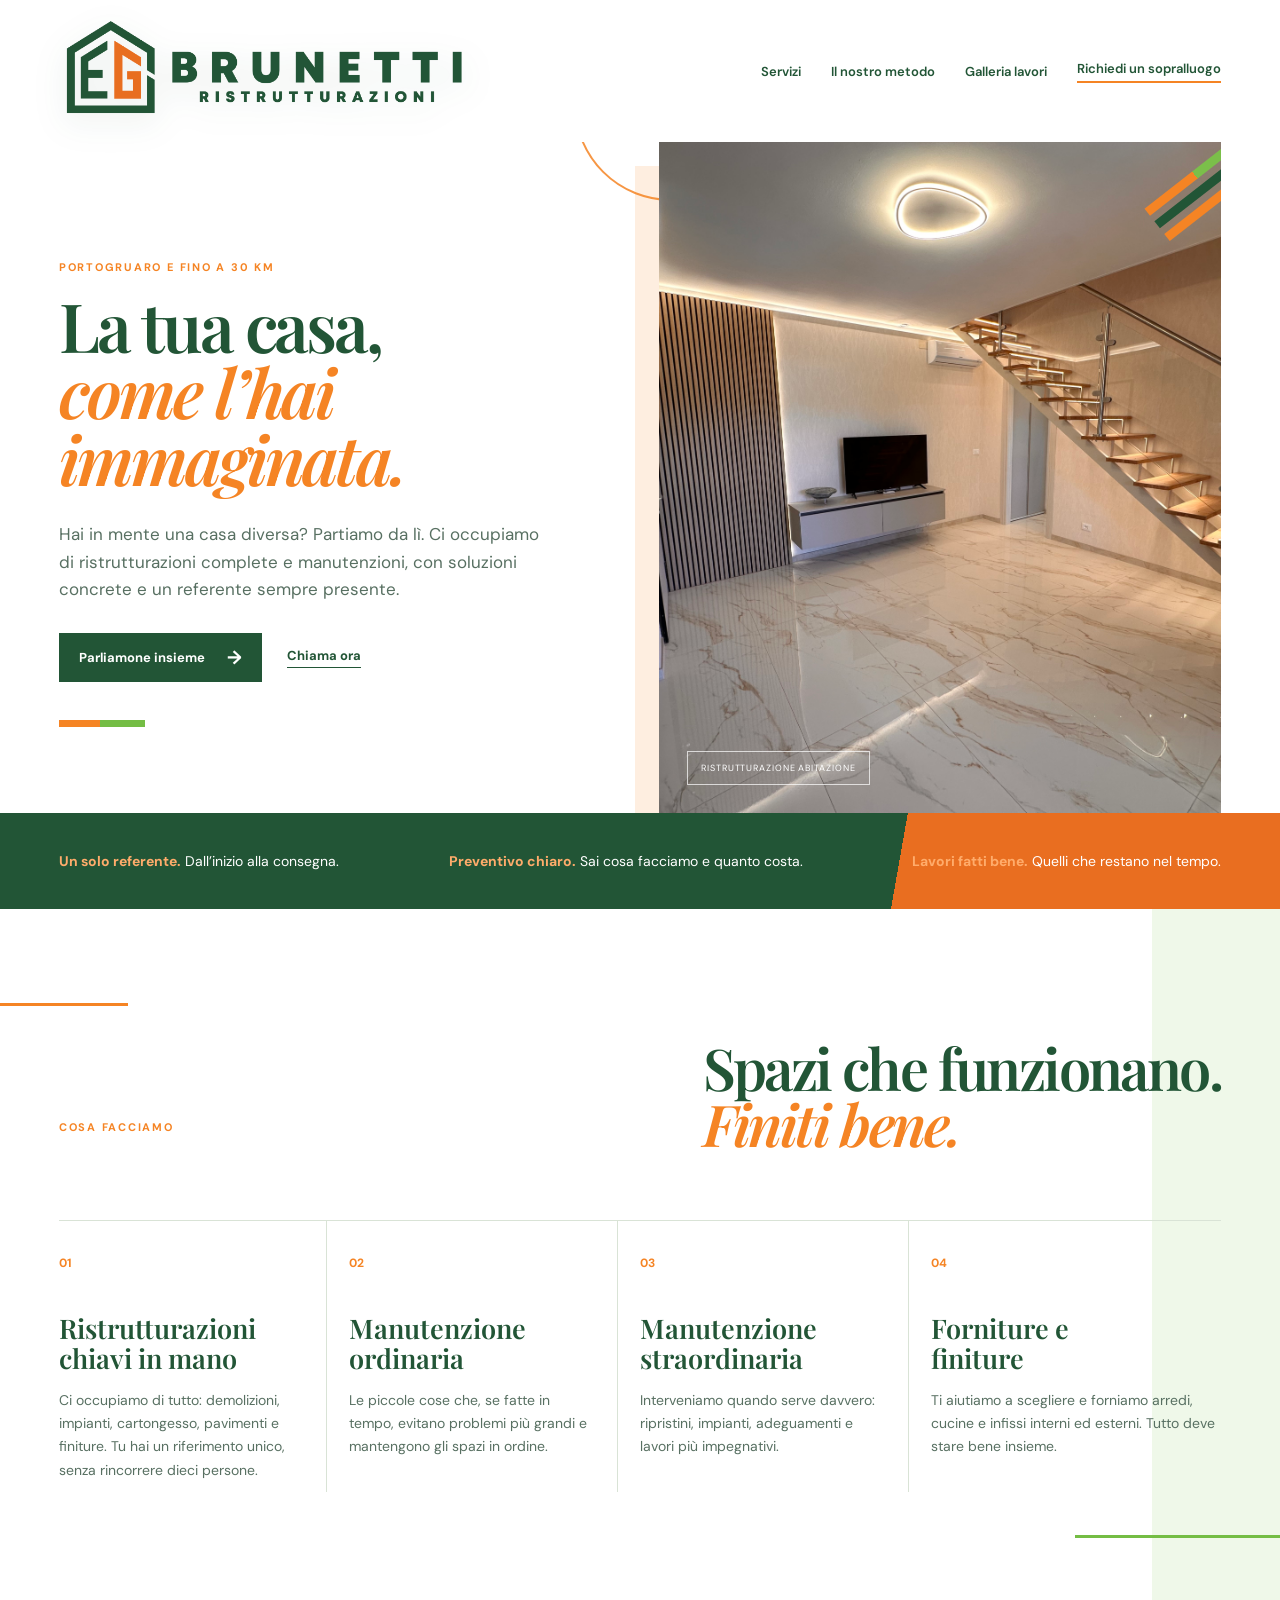
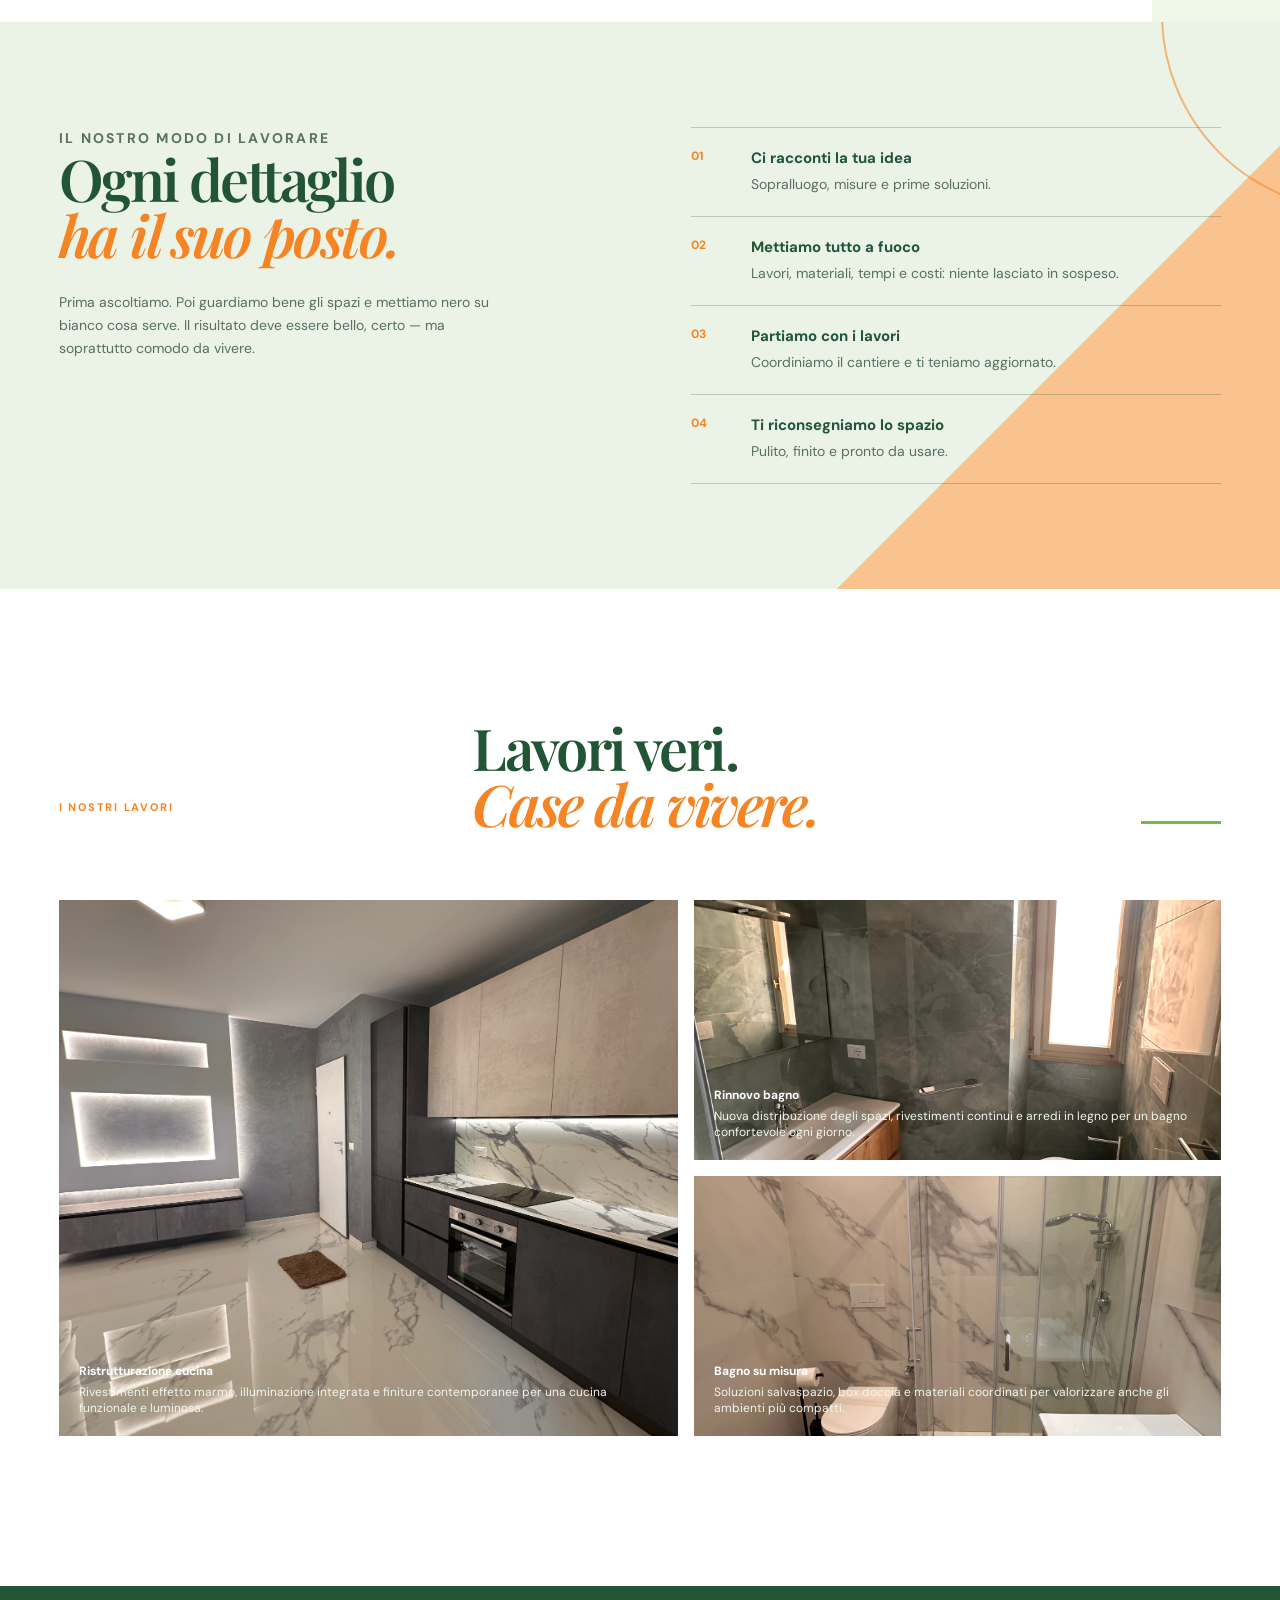
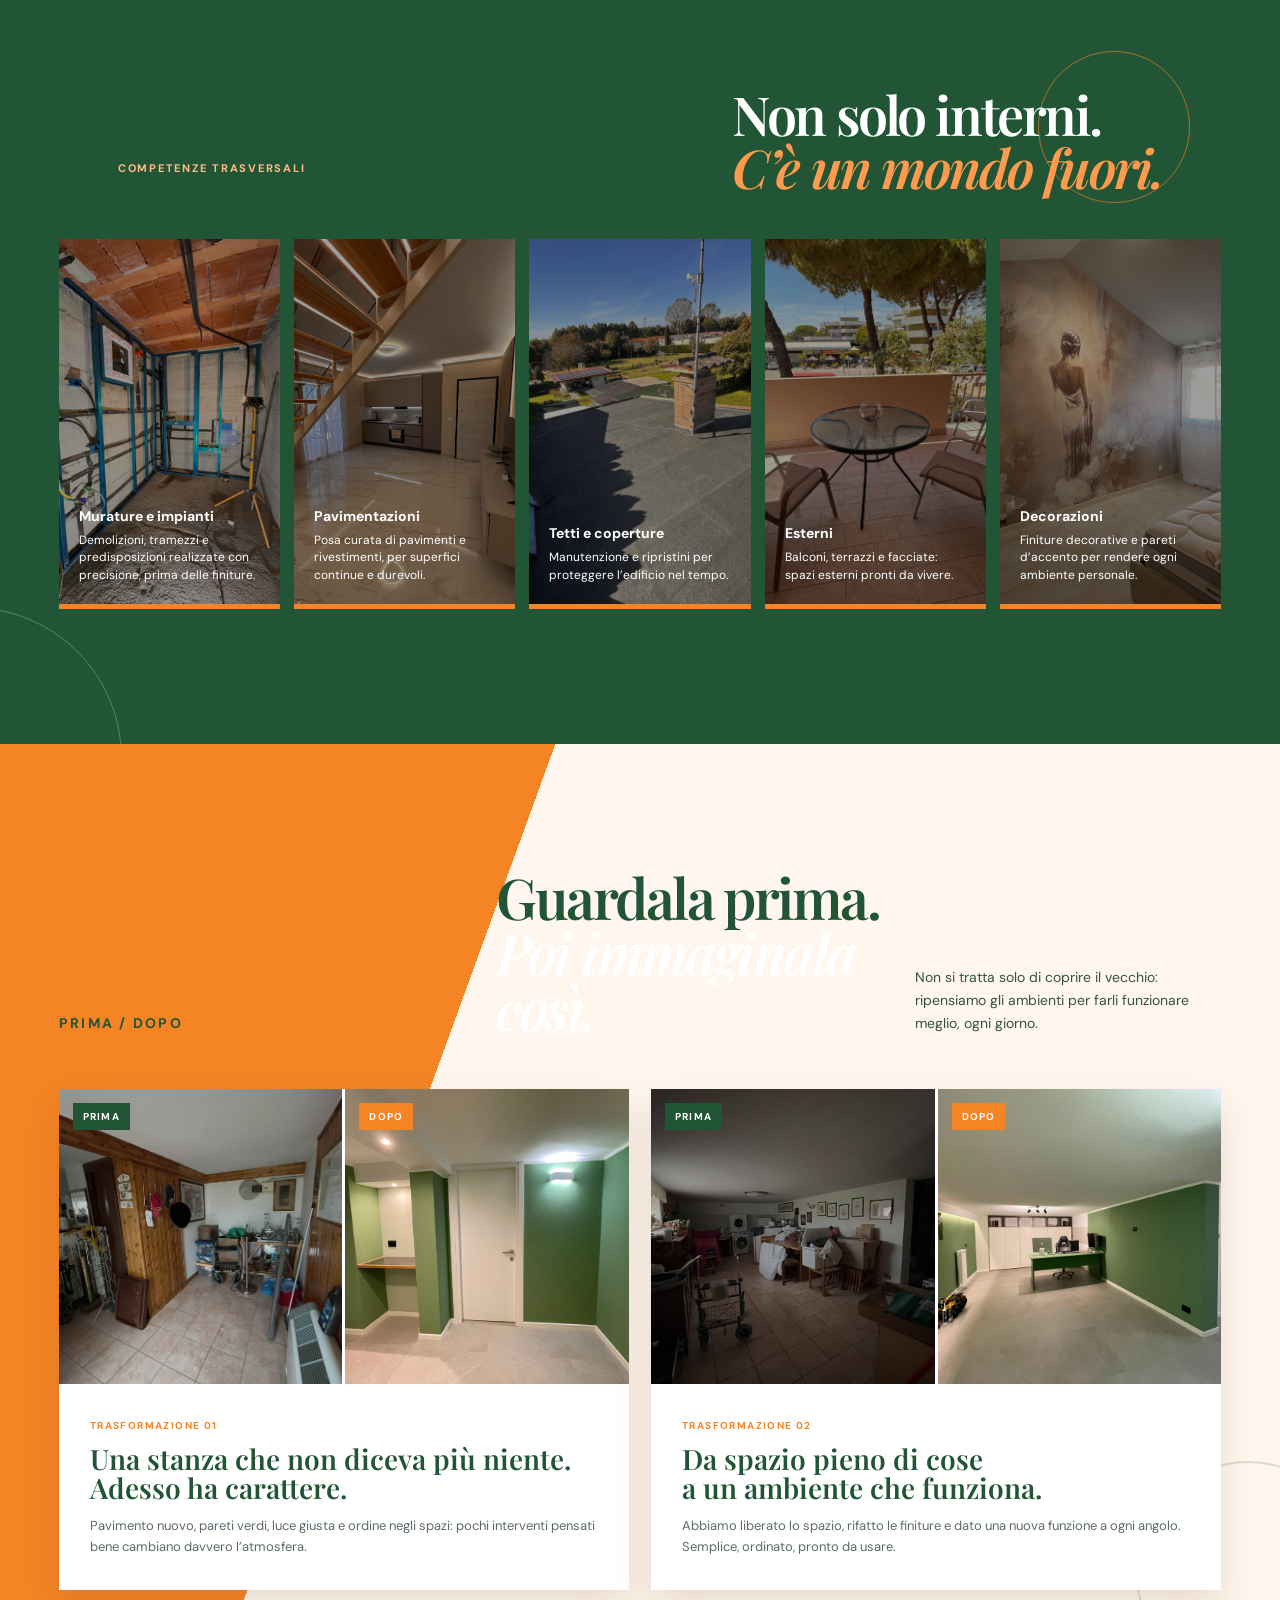
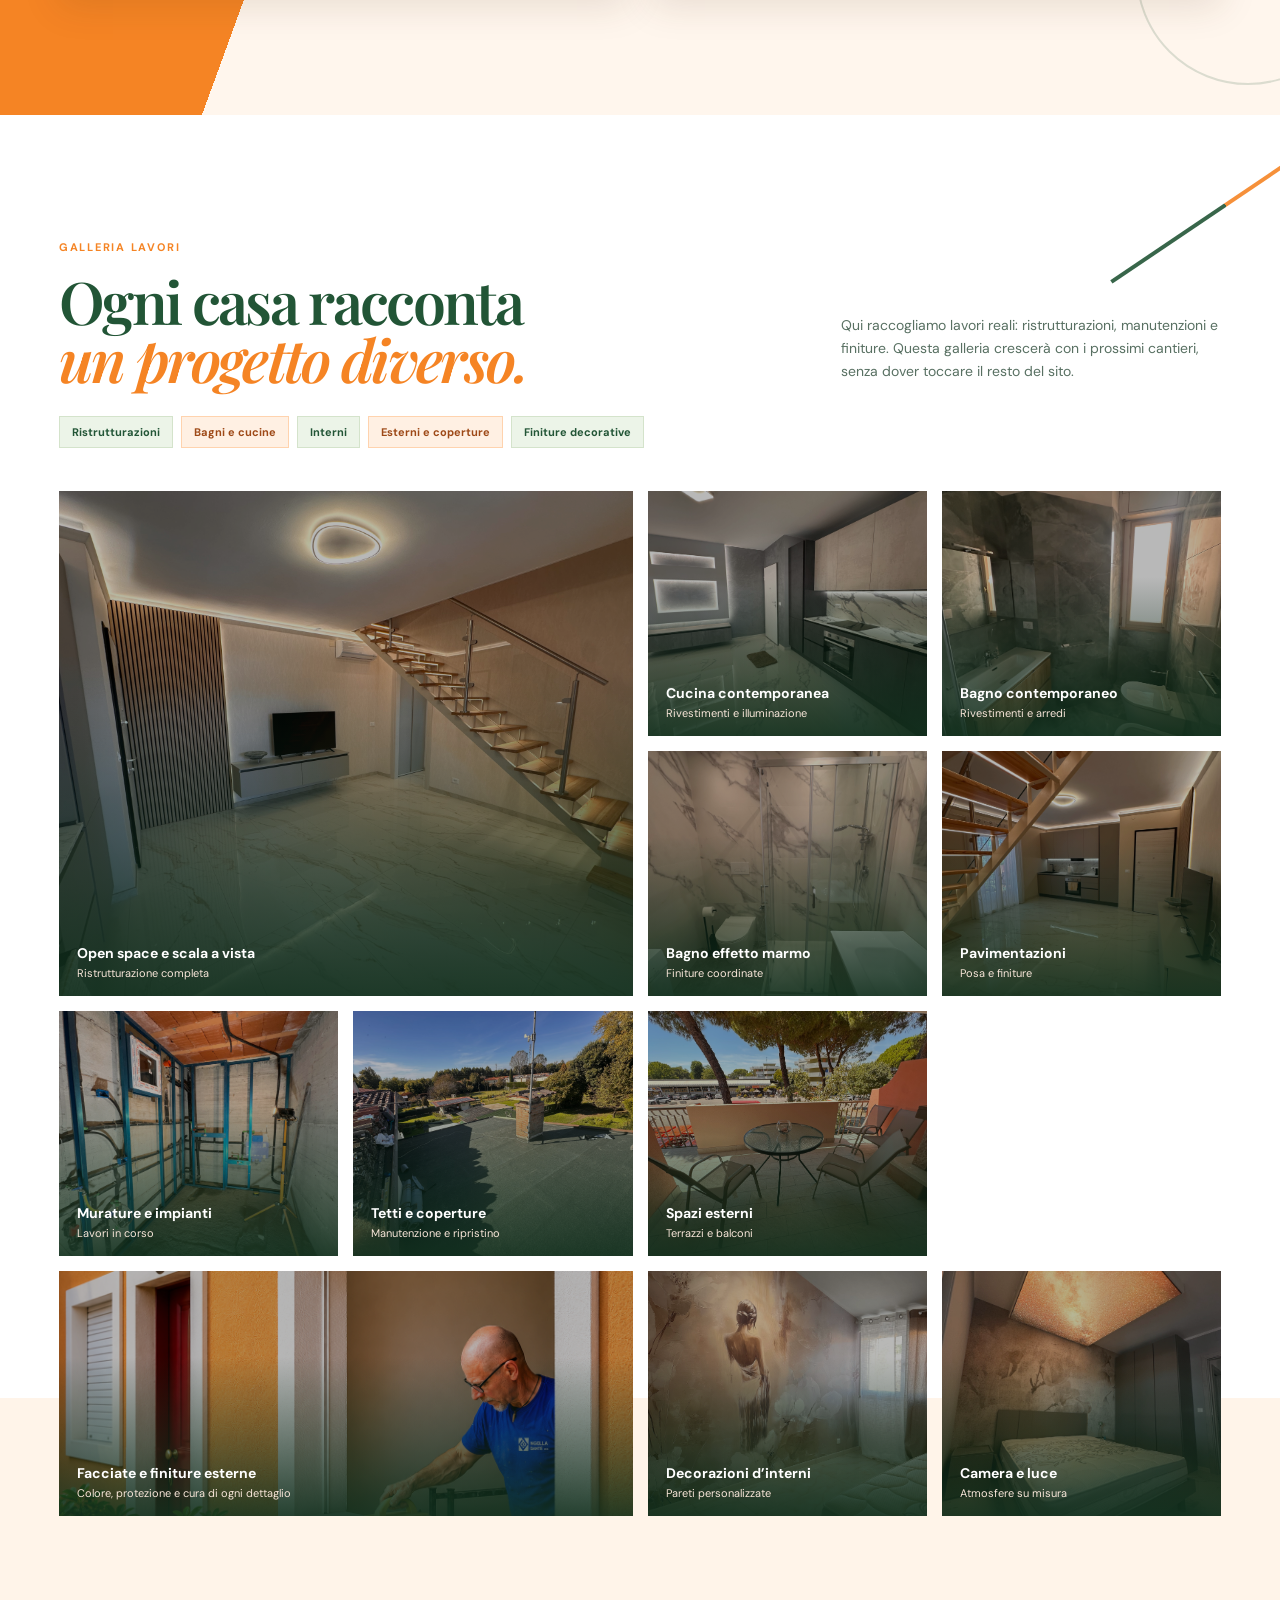
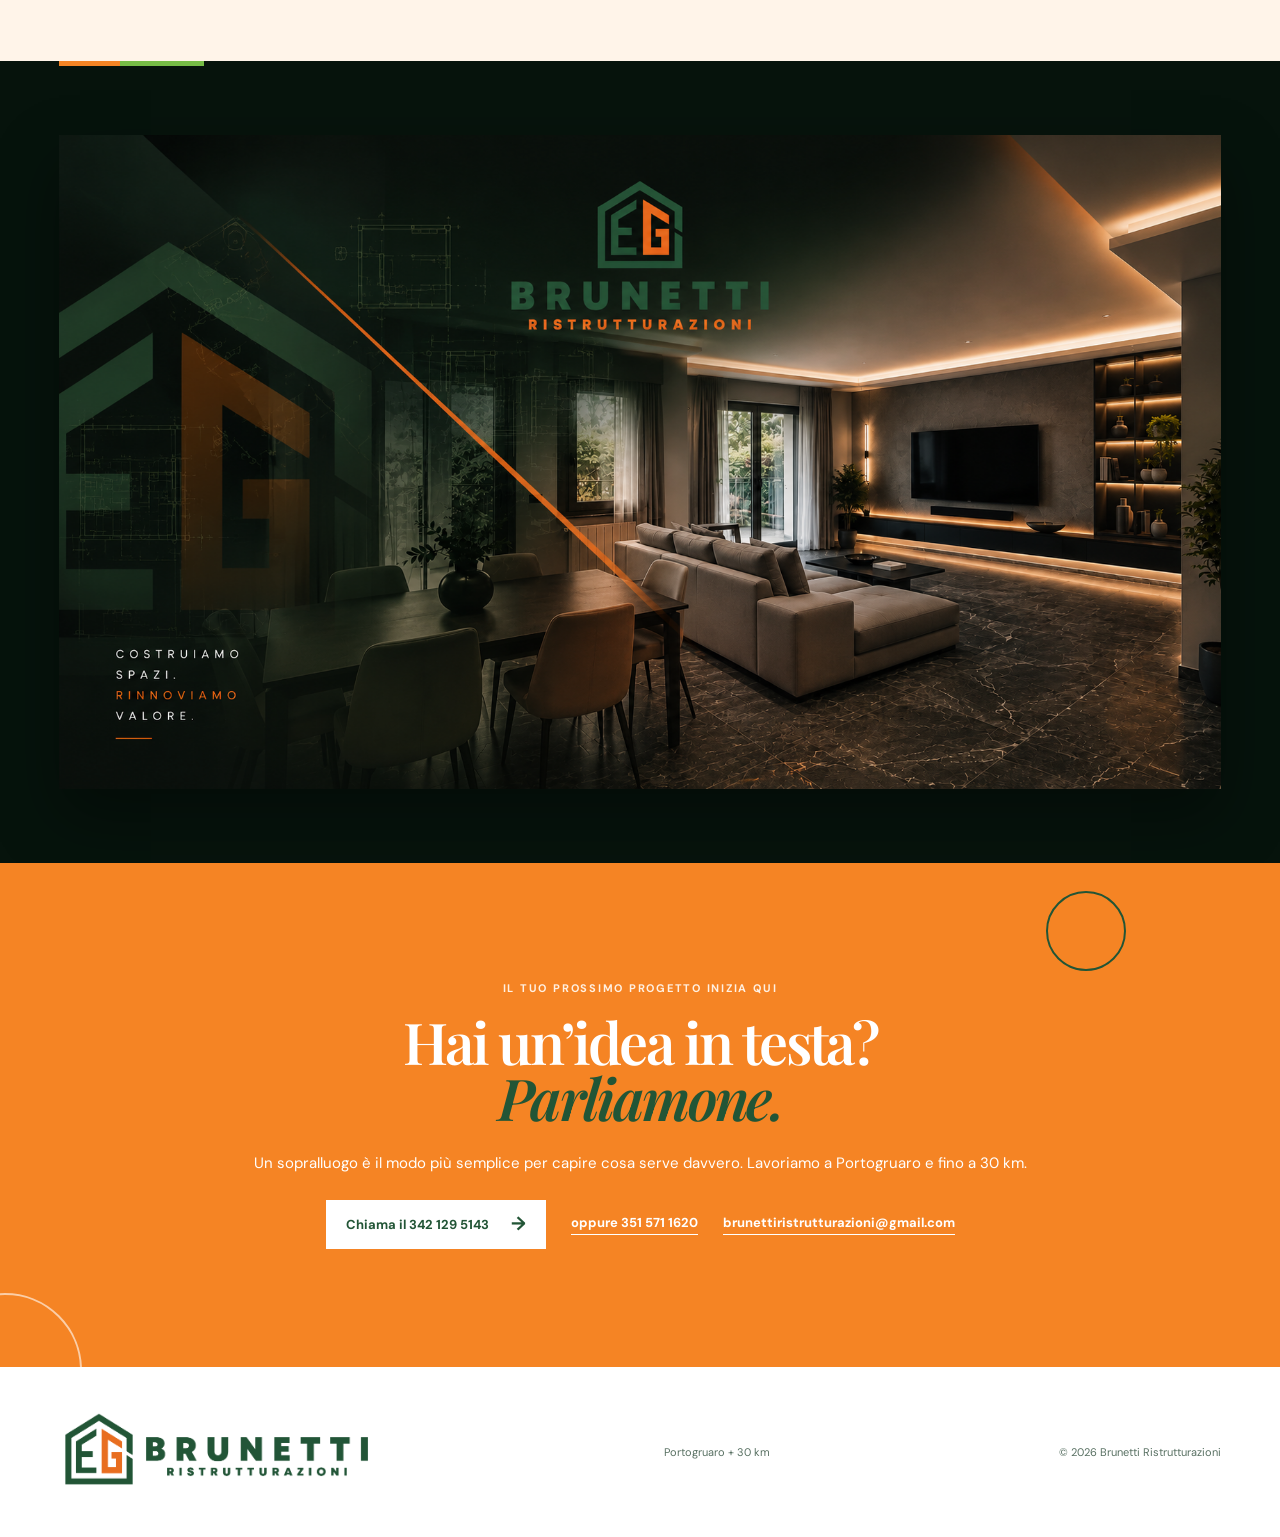
<file: index.html>
<!doctype html>
<html lang="it">
<head>
  <meta charset="UTF-8" />
  <meta name="viewport" content="width=device-width, initial-scale=1.0" />
  <meta name="description" content="Brunetti Ristrutturazioni: ristrutturazioni chiavi in mano e manutenzioni a Portogruaro e entro 30 km." />
  <title>Brunetti Ristrutturazioni | Portogruaro</title>
  <link rel="preconnect" href="https://fonts.googleapis.com" />
  <link rel="preconnect" href="https://fonts.gstatic.com" crossorigin />
  <link href="https://fonts.googleapis.com/css2?family=DM+Sans:wght@400;500;600;700&family=Playfair+Display:wght@600;700&display=swap" rel="stylesheet" />
  <link rel="stylesheet" href="style.css" />
  <link rel="stylesheet" href="motion.css?v=2" />
  <link rel="stylesheet" href="portfolio.css?v=4" />
  <link rel="stylesheet" href="before-after.css?v=1" />
  <link rel="stylesheet" href="wow.css?v=1" />
</head>
<body>
  <header class="site-header">
    <a class="brand" href="#top" aria-label="Brunetti Ristrutturazioni, home"><img src="images/logo-brunetti-2026.png?v=1" alt="Brunetti Ristrutturazioni" /></a>
    <button class="menu-toggle" aria-label="Apri il menu" aria-expanded="false">☰</button>
    <nav><a href="#servizi">Servizi</a><a href="#metodo">Il nostro metodo</a><a href="#galleria">Galleria lavori</a><a class="nav-cta" href="#contatti">Richiedi un sopralluogo</a></nav>
  </header>

  <main id="top">
    <section class="hero">
      <div class="hero-copy">
        <p class="eyebrow">PORTOGRUARO E FINO A 30 KM</p>
        <h1>La tua casa,<br><em>come l’hai immaginata.</em></h1>
        <p class="intro">Hai in mente una casa diversa? Partiamo da lì. Ci occupiamo di ristrutturazioni complete e manutenzioni, con soluzioni concrete e un referente sempre presente.</p>
        <div class="hero-actions"><a class="button" href="#contatti">Parliamone insieme <span>→</span></a><a class="text-link" href="tel:+393421295143">Chiama ora</a></div>
      </div>
      <div class="hero-visual" aria-label="Ambiente ristrutturato con scala, illuminazione integrata e finiture contemporanee" style="position:relative;overflow:hidden"><img src="images/hero-ristrutturazione.jpeg?v=3" alt="Ristrutturazione di un soggiorno con scala e illuminazione integrata" style="position:absolute;inset:0;width:100%;height:100%;object-fit:cover;z-index:0" /><div class="visual-label" style="position:relative;z-index:1">Ristrutturazione abitazione</div></div>
    </section>

    <section class="trust-strip" aria-label="Punti di forza"><p><strong>Un solo referente.</strong> Dall’inizio alla consegna.</p><p><strong>Preventivo chiaro.</strong> Sai cosa facciamo e quanto costa.</p><p><strong>Lavori fatti bene.</strong> Quelli che restano nel tempo.</p></section>

    <section id="servizi" class="section services">
      <div class="section-heading"><p class="eyebrow">COSA FACCIAMO</p><h2>Spazi che funzionano.<br><em>Finiti bene.</em></h2></div>
      <div class="service-list service-list-supplies">
        <article><span>01</span><h3>Ristrutturazioni<br>chiavi in mano</h3><p>Ci occupiamo di tutto: demolizioni, impianti, cartongesso, pavimenti e finiture. Tu hai un riferimento unico, senza rincorrere dieci persone.</p></article>
        <article><span>02</span><h3>Manutenzione<br>ordinaria</h3><p>Le piccole cose che, se fatte in tempo, evitano problemi più grandi e mantengono gli spazi in ordine.</p></article>
        <article><span>03</span><h3>Manutenzione<br>straordinaria</h3><p>Interveniamo quando serve davvero: ripristini, impianti, adeguamenti e lavori più impegnativi.</p></article>
        <article><span>04</span><h3>Forniture e<br>finiture</h3><p>Ti aiutiamo a scegliere e forniamo arredi, cucine e infissi interni ed esterni. Tutto deve stare bene insieme.</p></article>
      </div>
    </section>

    <section id="metodo" class="method-section">
      <div class="method-copy"><p class="eyebrow">IL NOSTRO MODO DI LAVORARE</p><h2>Ogni dettaglio<br><em>ha il suo posto.</em></h2><p>Prima ascoltiamo. Poi guardiamo bene gli spazi e mettiamo nero su bianco cosa serve. Il risultato deve essere bello, certo — ma soprattutto comodo da vivere.</p></div>
      <ol class="steps"><li><b>01</b><div><h3>Ci racconti la tua idea</h3><p>Sopralluogo, misure e prime soluzioni.</p></div></li><li><b>02</b><div><h3>Mettiamo tutto a fuoco</h3><p>Lavori, materiali, tempi e costi: niente lasciato in sospeso.</p></div></li><li><b>03</b><div><h3>Partiamo con i lavori</h3><p>Coordiniamo il cantiere e ti teniamo aggiornato.</p></div></li><li><b>04</b><div><h3>Ti riconsegniamo lo spazio</h3><p>Pulito, finito e pronto da usare.</p></div></li></ol>
    </section>

    <section id="lavori" class="section work">
      <div class="section-heading"><p class="eyebrow">I NOSTRI LAVORI</p><h2>Lavori veri.<br><em>Case da vivere.</em></h2></div>
      <div class="gallery">
        <article class="project project-one"><img src="images/cucina-illuminazione.jpeg?v=3" alt="Cucina ristrutturata con illuminazione integrata" style="position:absolute;inset:0;width:100%;height:100%;object-fit:cover;z-index:0" /><span style="position:relative;z-index:1">Ristrutturazione cucina</span><p style="position:relative;z-index:1">Rivestimenti effetto marmo, illuminazione integrata e finiture contemporanee per una cucina funzionale e luminosa.</p></article>
        <article class="project project-two"><img src="images/bagno-verde.jpeg?v=3" alt="Bagno ristrutturato con rivestimenti verdi" style="position:absolute;inset:0;width:100%;height:100%;object-fit:cover;z-index:0" /><span style="position:relative;z-index:1">Rinnovo bagno</span><p style="position:relative;z-index:1">Nuova distribuzione degli spazi, rivestimenti continui e arredi in legno per un bagno confortevole ogni giorno.</p></article>
        <article class="project project-three"><img src="images/bagno-marmo.jpeg?v=3" alt="Bagno ristrutturato con finiture effetto marmo" style="position:absolute;inset:0;width:100%;height:100%;object-fit:cover;z-index:0" /><span style="position:relative;z-index:1">Bagno su misura</span><p style="position:relative;z-index:1">Soluzioni salvaspazio, box doccia e materiali coordinati per valorizzare anche gli ambienti più compatti.</p></article>
      </div>
    </section>

    <section class="portfolio-more" aria-label="Altri interventi realizzati">
      <div class="portfolio-more-heading"><p class="eyebrow">COMPETENZE TRASVERSALI</p><h2>Non solo interni.<br><em>C’è un mondo fuori.</em></h2></div>
      <div class="more-grid">
        <article class="more-card"><img src="images/murature-impianti.jpeg" alt="Lavori di muratura e predisposizione impianti" /><span>Murature e impianti</span><p>Demolizioni, tramezzi e predisposizioni realizzate con precisione, prima delle finiture.</p></article>
        <article class="more-card"><img src="images/pavimentazioni.jpeg" alt="Pavimentazione interna e illuminazione" /><span>Pavimentazioni</span><p>Posa curata di pavimenti e rivestimenti, per superfici continue e durevoli.</p></article>
        <article class="more-card"><img src="images/tetti.jpeg" alt="Intervento di manutenzione su un tetto" /><span>Tetti e coperture</span><p>Manutenzione e ripristini per proteggere l’edificio nel tempo.</p></article>
        <article class="more-card"><img src="images/esterni.jpeg" alt="Spazio esterno e terrazzo rinnovato" /><span>Esterni</span><p>Balconi, terrazzi e facciate: spazi esterni pronti da vivere.</p></article>
        <article class="more-card"><img src="images/decorazioni.jpeg" alt="Decorazione murale in una camera da letto" /><span>Decorazioni</span><p>Finiture decorative e pareti d’accento per rendere ogni ambiente personale.</p></article>
      </div>
    </section>

    <section class="before-after" aria-label="Trasformazioni prima e dopo">
      <div class="before-after-heading"><p class="eyebrow">PRIMA / DOPO</p><h2>Guardala prima.<br><em>Poi immaginala così.</em></h2><p>Non si tratta solo di coprire il vecchio: ripensiamo gli ambienti per farli funzionare meglio, ogni giorno.</p></div>
      <div class="transformation-grid">
        <article class="transformation">
          <div class="comparison">
            <figure><img src="images/prima-spazio-legno.jpg" alt="Ambiente prima della ristrutturazione" /><figcaption>Prima</figcaption></figure>
            <figure><img src="images/dopo-spazio-verde.jpg" alt="Ambiente rinnovato con finiture verdi" /><figcaption>Dopo</figcaption></figure>
          </div>
          <div class="transformation-copy"><span>TRASFORMAZIONE 01</span><h3>Una stanza che non diceva più niente.<br>Adesso ha carattere.</h3><p>Pavimento nuovo, pareti verdi, luce giusta e ordine negli spazi: pochi interventi pensati bene cambiano davvero l’atmosfera.</p></div>
        </article>
        <article class="transformation">
          <div class="comparison">
            <figure><img src="images/prima-spazio-ufficio.jpg" alt="Ambiente prima dell'intervento" /><figcaption>Prima</figcaption></figure>
            <figure><img src="images/dopo-spazio-ufficio.jpg" alt="Ufficio rinnovato dopo l'intervento" /><figcaption>Dopo</figcaption></figure>
          </div>
          <div class="transformation-copy"><span>TRASFORMAZIONE 02</span><h3>Da spazio pieno di cose<br>a un ambiente che funziona.</h3><p>Abbiamo liberato lo spazio, rifatto le finiture e dato una nuova funzione a ogni angolo. Semplice, ordinato, pronto da usare.</p></div>
        </article>
      </div>
    </section>

    <section id="galleria" class="full-portfolio">
      <div class="full-portfolio-intro">
        <div><p class="eyebrow">GALLERIA LAVORI</p><h2>Ogni casa racconta<br><em>un progetto diverso.</em></h2></div>
        <p>Qui raccogliamo lavori reali: ristrutturazioni, manutenzioni e finiture. Questa galleria crescerà con i prossimi cantieri, senza dover toccare il resto del sito.</p>
      </div>
      <div class="gallery-legend"><span>Ristrutturazioni</span><span>Bagni e cucine</span><span>Interni</span><span>Esterni e coperture</span><span>Finiture decorative</span></div>
      <div class="full-grid">
        <!-- Per aggiungere un nuovo lavoro, duplica uno dei blocchi “full-card” qui sotto. -->
        <article class="full-card card-large"><img src="images/hero-ristrutturazione.jpeg" alt="Ristrutturazione di soggiorno con scala a vista" /><div><b>Open space e scala a vista</b><p>Ristrutturazione completa</p></div></article>
        <article class="full-card"><img src="images/cucina-illuminazione.jpeg" alt="Cucina moderna ristrutturata" /><div><b>Cucina contemporanea</b><p>Rivestimenti e illuminazione</p></div></article>
        <article class="full-card"><img src="images/bagno-verde.jpeg" alt="Bagno con rivestimenti verdi" /><div><b>Bagno contemporaneo</b><p>Rivestimenti e arredi</p></div></article>
        <article class="full-card"><img src="images/bagno-marmo.jpeg" alt="Bagno con effetto marmo" /><div><b>Bagno effetto marmo</b><p>Finiture coordinate</p></div></article>
        <article class="full-card"><img src="images/pavimentazioni.jpeg" alt="Pavimentazione lucida in ambiente ristrutturato" /><div><b>Pavimentazioni</b><p>Posa e finiture</p></div></article>
        <article class="full-card"><img src="images/murature-impianti.jpeg" alt="Lavori di muratura e impianti" /><div><b>Murature e impianti</b><p>Lavori in corso</p></div></article>
        <article class="full-card"><img src="images/tetti.jpeg" alt="Lavori su un tetto" /><div><b>Tetti e coperture</b><p>Manutenzione e ripristino</p></div></article>
        <article class="full-card"><img src="images/esterni.jpeg" alt="Terrazzo esterno rinnovato" /><div><b>Spazi esterni</b><p>Terrazzi e balconi</p></div></article>
        <article class="full-card card-facciata"><img src="images/facciata-finiture.png" alt="Lavoro di finitura su una facciata esterna" /><div><b>Facciate e finiture esterne</b><p>Colore, protezione e cura di ogni dettaglio</p></div></article>
        <article class="full-card"><img src="images/decorazioni.jpeg" alt="Parete decorativa in una camera" /><div><b>Decorazioni d’interni</b><p>Pareti personalizzate</p></div></article>
        <article class="full-card"><img src="images/camera-luce.jpeg?v=4" alt="Camera con controsoffitto luminoso" /><div><b>Camera e luce</b><p>Atmosfere su misura</p></div></article>
      </div>
    </section>

    <section class="brand-film" aria-label="Brunetti Ristrutturazioni: costruiamo spazi, rinnoviamo valore">
      <img src="images/manifesto-brunetti.png?v=1" alt="Rendering Brunetti Ristrutturazioni di un ambiente contemporaneo con il messaggio Costruiamo spazi, rinnoviamo valore" />
    </section>

    <section id="contatti" class="contact-section"><p class="eyebrow">IL TUO PROSSIMO PROGETTO INIZIA QUI</p><h2>Hai un’idea in testa?<br><em>Parliamone.</em></h2><p>Un sopralluogo è il modo più semplice per capire cosa serve davvero. Lavoriamo a Portogruaro e fino a 30 km.</p><div class="contact-actions"><a class="button light" href="tel:+393421295143">Chiama il 342 129 5143 <span>→</span></a><a class="phone-link" href="tel:+393515711620">oppure 351 571 1620</a><a class="phone-link" href="mailto:brunettiristrutturazioni@gmail.com">brunettiristrutturazioni@gmail.com</a></div></section>
  </main>
  <footer><a class="brand" href="#top"><img src="images/logo-brunetti-2026.png?v=1" alt="Brunetti Ristrutturazioni" /></a><p>Portogruaro + 30 km</p><p>© <span id="year"></span> Brunetti Ristrutturazioni</p></footer>
  <script>document.getElementById('year').textContent = new Date().getFullYear(); const b=document.querySelector('.menu-toggle'),n=document.querySelector('nav');b.addEventListener('click',()=>{n.classList.toggle('open');b.setAttribute('aria-expanded',n.classList.contains('open'))});</script>
</body>
</html>
</file>
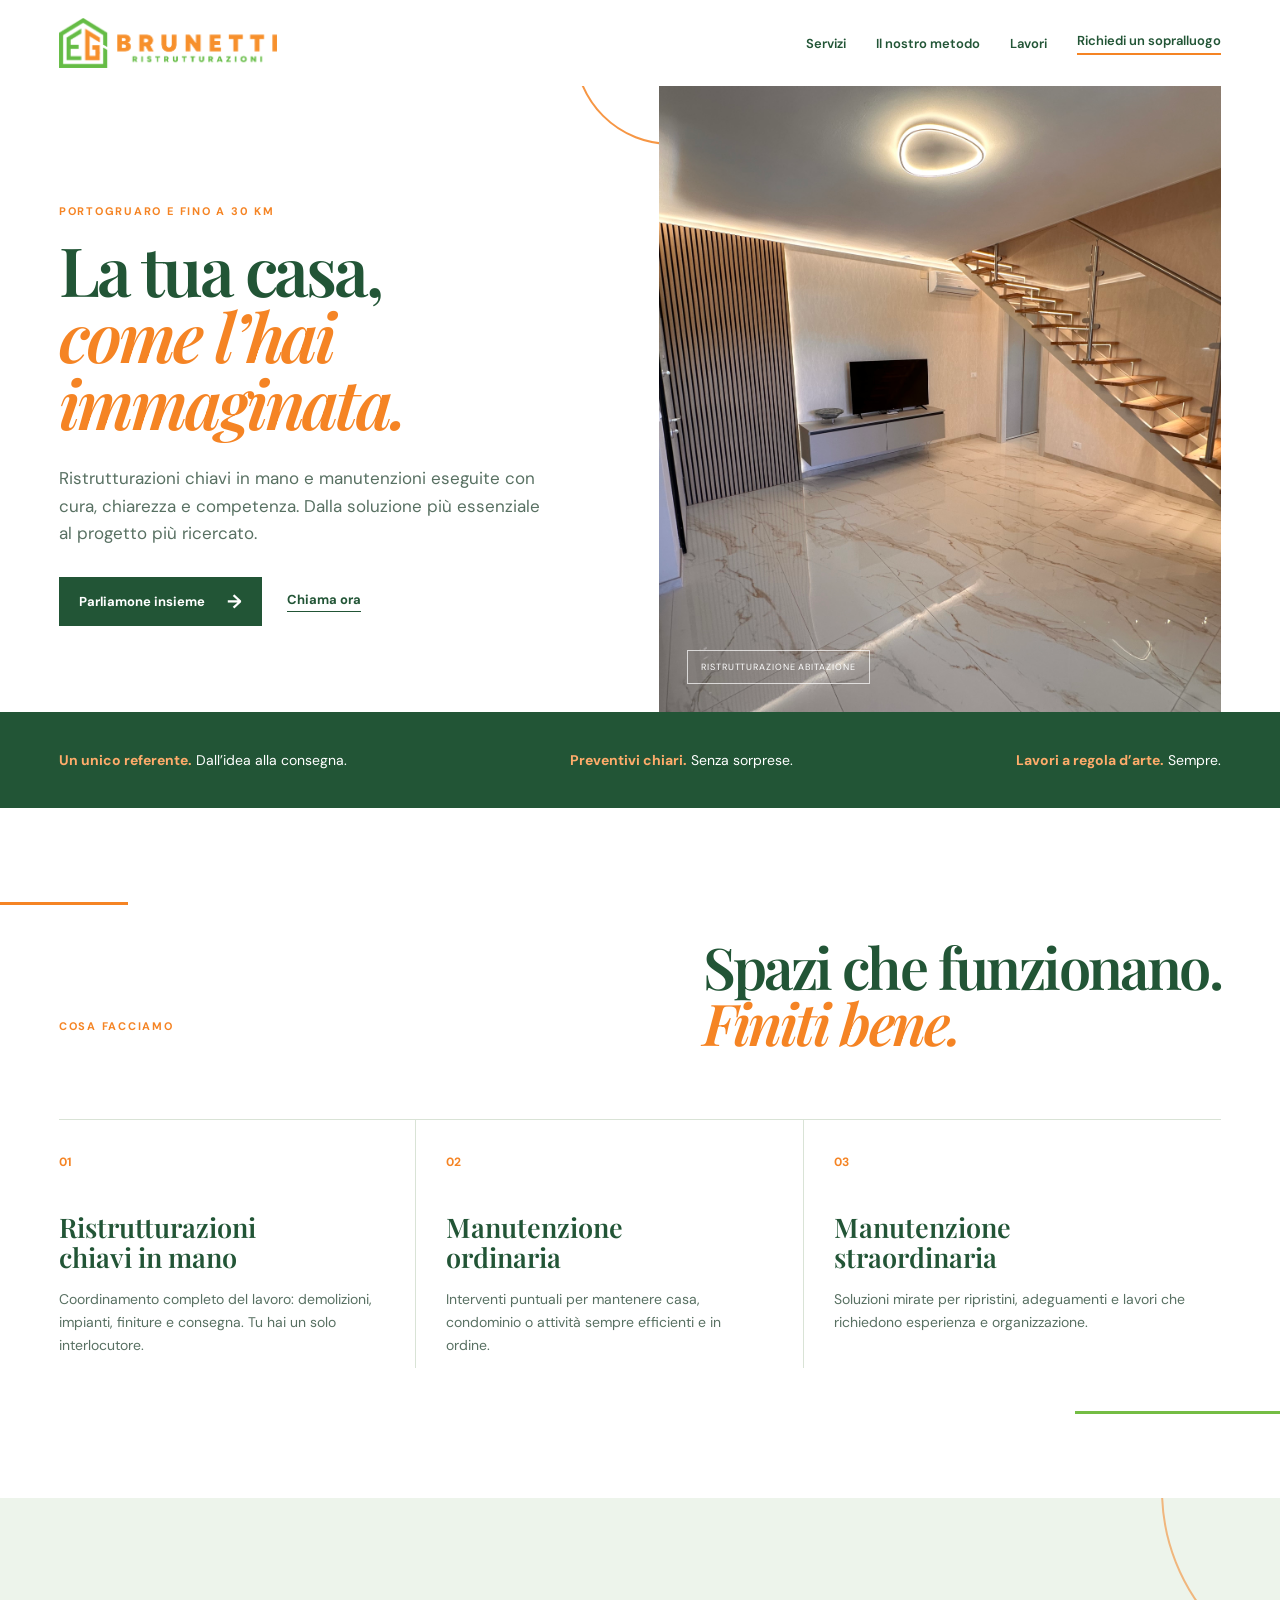
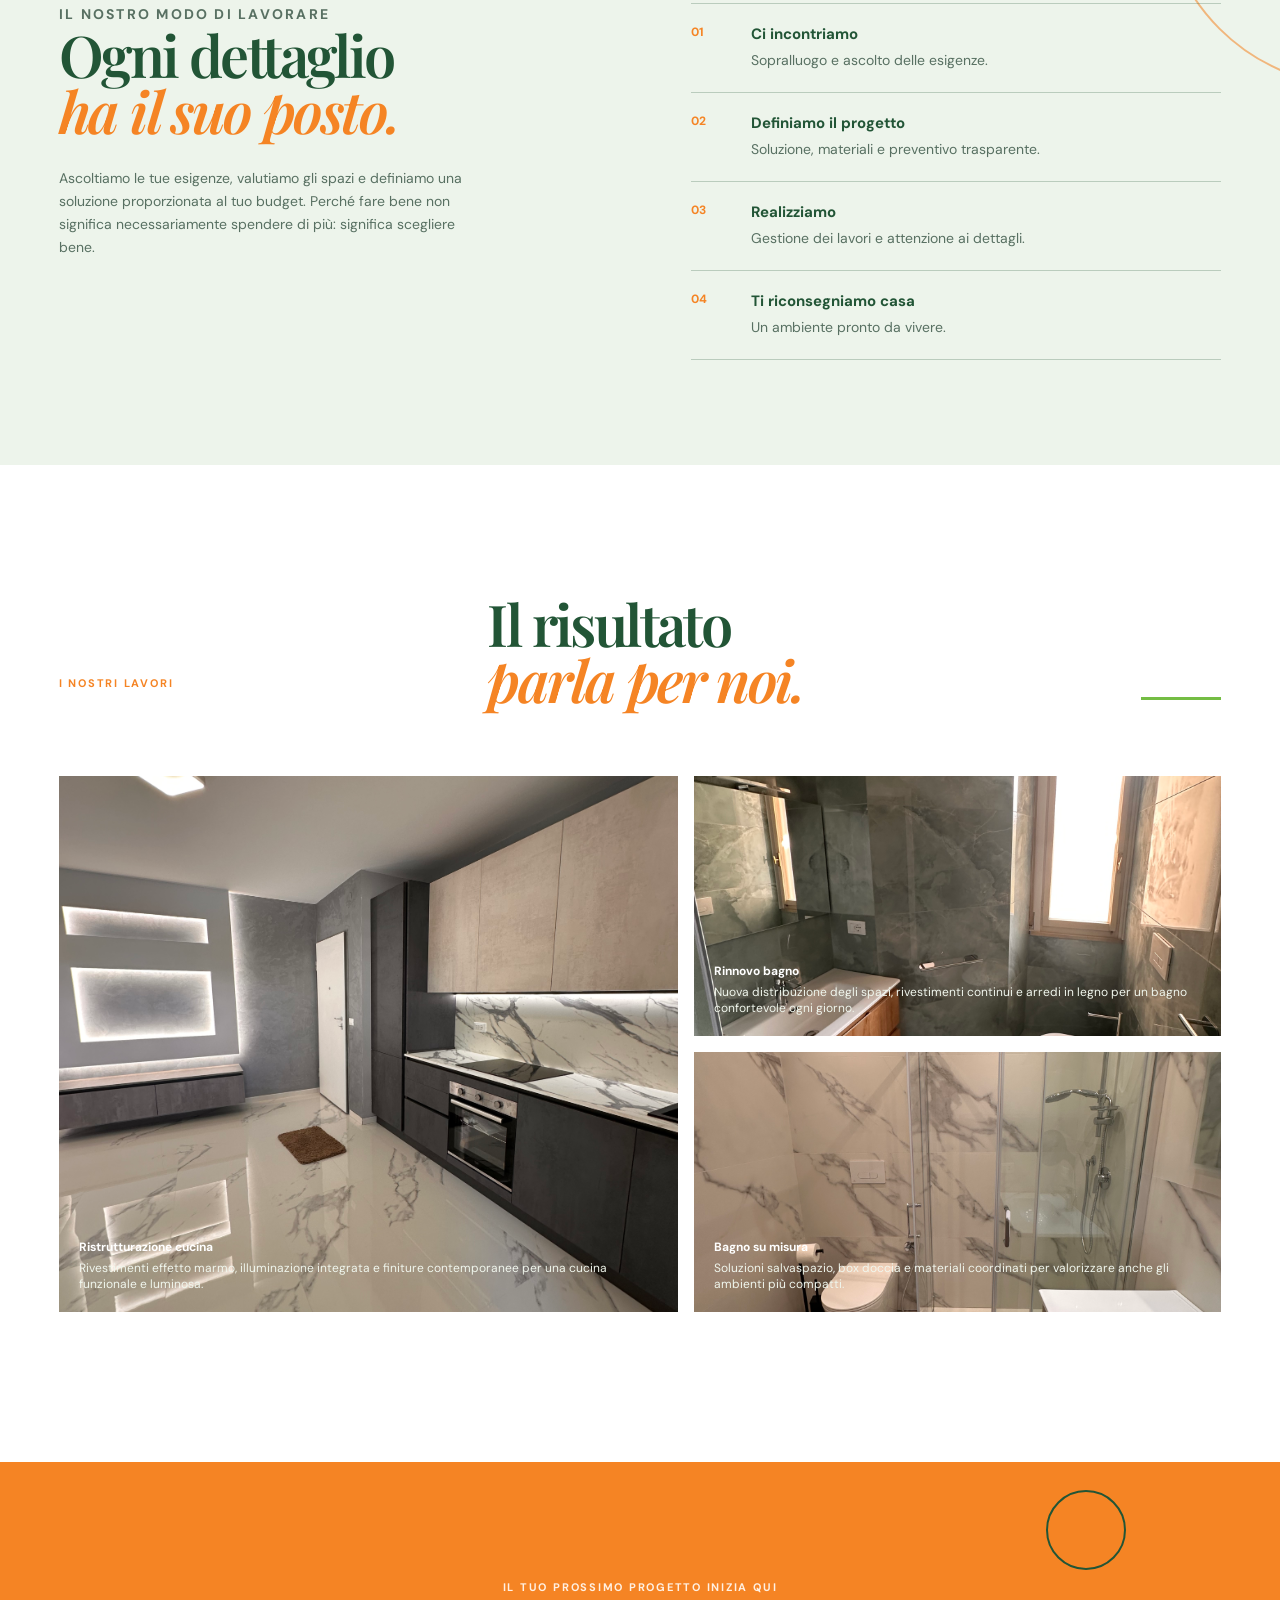
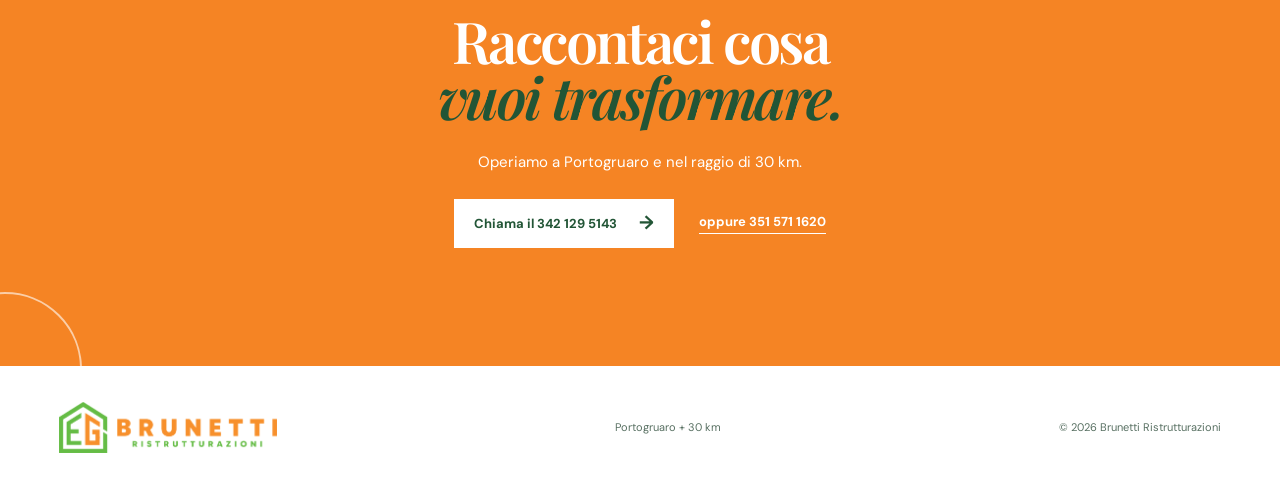
<file: anteprima-con-foto.html>
<!doctype html>
<html lang="it">
<head>
  <meta charset="UTF-8" />
  <meta name="viewport" content="width=device-width, initial-scale=1.0" />
  <meta name="description" content="Brunetti Ristrutturazioni: ristrutturazioni chiavi in mano e manutenzioni a Portogruaro e entro 30 km." />
  <title>Brunetti Ristrutturazioni | Portogruaro</title>
  <link rel="preconnect" href="https://fonts.googleapis.com" />
  <link rel="preconnect" href="https://fonts.gstatic.com" crossorigin />
  <link href="https://fonts.googleapis.com/css2?family=DM+Sans:wght@400;500;600;700&family=Playfair+Display:wght@600;700&display=swap" rel="stylesheet" />
  <link rel="stylesheet" href="style.css" />
  <link rel="stylesheet" href="motion.css?v=2" />
</head>
<body>
  <header class="site-header">
    <a class="brand" href="#top" aria-label="Brunetti Ristrutturazioni, home"><img src="images/logo-brunetti.png" alt="Brunetti Ristrutturazioni" /></a>
    <button class="menu-toggle" aria-label="Apri il menu" aria-expanded="false">☰</button>
    <nav><a href="#servizi">Servizi</a><a href="#metodo">Il nostro metodo</a><a href="#lavori">Lavori</a><a class="nav-cta" href="#contatti">Richiedi un sopralluogo</a></nav>
  </header>

  <main id="top">
    <section class="hero">
      <div class="hero-copy">
        <p class="eyebrow">PORTOGRUARO E FINO A 30 KM</p>
        <h1>La tua casa,<br><em>come l’hai immaginata.</em></h1>
        <p class="intro">Ristrutturazioni chiavi in mano e manutenzioni eseguite con cura, chiarezza e competenza. Dalla soluzione più essenziale al progetto più ricercato.</p>
        <div class="hero-actions"><a class="button" href="#contatti">Parliamone insieme <span>→</span></a><a class="text-link" href="tel:+393421295143">Chiama ora</a></div>
      </div>
      <div class="hero-visual" aria-label="Ambiente ristrutturato con scala, illuminazione integrata e finiture contemporanee" style="position:relative;overflow:hidden"><img src="images/hero-ristrutturazione.jpeg" alt="Ristrutturazione di un soggiorno con scala e illuminazione integrata" style="position:absolute;inset:0;width:100%;height:100%;object-fit:cover;z-index:0" /><div class="visual-label" style="position:relative;z-index:1">Ristrutturazione abitazione</div></div>
    </section>

    <section class="trust-strip" aria-label="Punti di forza"><p><strong>Un unico referente.</strong> Dall’idea alla consegna.</p><p><strong>Preventivi chiari.</strong> Senza sorprese.</p><p><strong>Lavori a regola d’arte.</strong> Sempre.</p></section>

    <section id="servizi" class="section services">
      <div class="section-heading"><p class="eyebrow">COSA FACCIAMO</p><h2>Spazi che funzionano.<br><em>Finiti bene.</em></h2></div>
      <div class="service-list">
        <article><span>01</span><h3>Ristrutturazioni<br>chiavi in mano</h3><p>Coordinamento completo del lavoro: demolizioni, impianti, finiture e consegna. Tu hai un solo interlocutore.</p></article>
        <article><span>02</span><h3>Manutenzione<br>ordinaria</h3><p>Interventi puntuali per mantenere casa, condominio o attività sempre efficienti e in ordine.</p></article>
        <article><span>03</span><h3>Manutenzione<br>straordinaria</h3><p>Soluzioni mirate per ripristini, adeguamenti e lavori che richiedono esperienza e organizzazione.</p></article>
      </div>
    </section>

    <section id="metodo" class="method-section">
      <div class="method-copy"><p class="eyebrow">IL NOSTRO MODO DI LAVORARE</p><h2>Ogni dettaglio<br><em>ha il suo posto.</em></h2><p>Ascoltiamo le tue esigenze, valutiamo gli spazi e definiamo una soluzione proporzionata al tuo budget. Perché fare bene non significa necessariamente spendere di più: significa scegliere bene.</p></div>
      <ol class="steps"><li><b>01</b><div><h3>Ci incontriamo</h3><p>Sopralluogo e ascolto delle esigenze.</p></div></li><li><b>02</b><div><h3>Definiamo il progetto</h3><p>Soluzione, materiali e preventivo trasparente.</p></div></li><li><b>03</b><div><h3>Realizziamo</h3><p>Gestione dei lavori e attenzione ai dettagli.</p></div></li><li><b>04</b><div><h3>Ti riconsegniamo casa</h3><p>Un ambiente pronto da vivere.</p></div></li></ol>
    </section>

    <section id="lavori" class="section work">
      <div class="section-heading"><p class="eyebrow">I NOSTRI LAVORI</p><h2>Il risultato<br><em>parla per noi.</em></h2></div>
      <div class="gallery">
        <article class="project project-one"><img src="images/cucina-illuminazione.jpeg" alt="Cucina ristrutturata con illuminazione integrata" style="position:absolute;inset:0;width:100%;height:100%;object-fit:cover;z-index:0" /><span style="position:relative;z-index:1">Ristrutturazione cucina</span><p style="position:relative;z-index:1">Rivestimenti effetto marmo, illuminazione integrata e finiture contemporanee per una cucina funzionale e luminosa.</p></article>
        <article class="project project-two"><img src="images/bagno-verde.jpeg" alt="Bagno ristrutturato con rivestimenti verdi" style="position:absolute;inset:0;width:100%;height:100%;object-fit:cover;z-index:0" /><span style="position:relative;z-index:1">Rinnovo bagno</span><p style="position:relative;z-index:1">Nuova distribuzione degli spazi, rivestimenti continui e arredi in legno per un bagno confortevole ogni giorno.</p></article>
        <article class="project project-three"><img src="images/bagno-marmo.jpeg" alt="Bagno ristrutturato con finiture effetto marmo" style="position:absolute;inset:0;width:100%;height:100%;object-fit:cover;z-index:0" /><span style="position:relative;z-index:1">Bagno su misura</span><p style="position:relative;z-index:1">Soluzioni salvaspazio, box doccia e materiali coordinati per valorizzare anche gli ambienti più compatti.</p></article>
      </div>
    </section>

    <section id="contatti" class="contact-section"><p class="eyebrow">IL TUO PROSSIMO PROGETTO INIZIA QUI</p><h2>Raccontaci cosa<br><em>vuoi trasformare.</em></h2><p>Operiamo a Portogruaro e nel raggio di 30 km.</p><div class="contact-actions"><a class="button light" href="tel:+393421295143">Chiama il 342 129 5143 <span>→</span></a><a class="phone-link" href="tel:+393515711620">oppure 351 571 1620</a></div></section>
  </main>
  <footer><a class="brand" href="#top"><img src="images/logo-brunetti.png" alt="Brunetti Ristrutturazioni" /></a><p>Portogruaro + 30 km</p><p>© <span id="year"></span> Brunetti Ristrutturazioni</p></footer>
  <script>document.getElementById('year').textContent = new Date().getFullYear(); const b=document.querySelector('.menu-toggle'),n=document.querySelector('nav');b.addEventListener('click',()=>{n.classList.toggle('open');b.setAttribute('aria-expanded',n.classList.contains('open'))});</script>
</body>
</html>
</file>
<file: style.css>
:root{--ink:#225536;--muted:#587062;--paper:#fff;--sand:#edf4eb;--accent:#f58424;--line:#d9e3d6}*{box-sizing:border-box}html{scroll-behavior:smooth}body{margin:0;background:var(--paper);color:var(--ink);font-family:'DM Sans',sans-serif}a{color:inherit;text-decoration:none}.site-header{height:86px;max-width:1340px;margin:auto;padding:0 4.6vw;display:flex;align-items:center;justify-content:space-between}.brand{display:inline-flex;align-items:center}.brand img{display:block;width:218px;height:auto;max-height:58px;object-fit:contain}.site-header nav{display:flex;align-items:center;gap:30px;font-size:13px;font-weight:600}.nav-cta{border-bottom:2px solid var(--accent);padding-bottom:4px}.menu-toggle{display:none;border:0;background:none;font-size:22px;color:var(--ink)}.hero{min-height:610px;max-width:1440px;margin:auto;display:grid;grid-template-columns:1.03fr .97fr}.hero-copy{padding:118px 7vw 86px max(4.6vw,calc((100vw - 1308px)/2));align-self:center}.eyebrow{font-size:11px;letter-spacing:.16em;font-weight:700;color:var(--accent);margin:0 0 18px}h1,h2{font-family:'Playfair Display',serif;font-weight:600;letter-spacing:-.045em;line-height:.98;margin:0}h1{font-size:clamp(48px,5.3vw,80px)}h1 em,h2 em{font-weight:600;color:var(--accent)}.intro{font-size:17px;line-height:1.6;color:var(--muted);max-width:485px;margin:30px 0}.hero-actions,.contact-actions{display:flex;align-items:center;gap:25px}.button{background:var(--ink);color:#fff;padding:16px 20px;font-weight:700;font-size:13px;display:inline-flex;align-items:center;gap:22px;transition:.2s}.button:hover{background:var(--accent)}.button span{font-size:19px;line-height:0}.text-link,.phone-link{font-size:13px;font-weight:700;border-bottom:1px solid currentColor;padding-bottom:3px}.hero-visual{margin:0 4.6vw 0 0;min-height:530px;background:linear-gradient(135deg,rgba(34,85,54,.08),rgba(34,85,54,.32)),url('images/hero.jpg') center/cover,#b8c9b9;display:flex;align-items:flex-end;padding:28px}.visual-label{border:1px solid rgba(255,255,255,.7);color:#fff;padding:10px 13px;text-transform:uppercase;letter-spacing:.1em;font-size:9px}.trust-strip{background:var(--ink);color:white;min-height:96px;padding:24px max(4.6vw,calc((100vw - 1308px)/2));display:flex;align-items:center;justify-content:space-between;gap:25px;font-size:14px}.trust-strip p{margin:0}.trust-strip strong{color:#ffac6b}.section{max-width:1340px;margin:auto;padding:130px 4.6vw}.section-heading{display:flex;justify-content:space-between;align-items:flex-end;margin-bottom:68px}.section-heading h2,.method-copy h2,.contact-section h2{font-size:clamp(42px,4.5vw,65px)}.service-list{display:grid;grid-template-columns:repeat(3,1fr);border-top:1px solid var(--line)}.service-list article{padding:30px 36px 10px 0;margin-right:30px;border-right:1px solid var(--line)}.service-list article:last-child{border:0;margin:0;padding-right:0}.service-list span{font-size:12px;color:var(--accent);font-weight:700}.service-list h3{font-family:'Playfair Display';font-size:27px;line-height:1.1;font-weight:600;margin:42px 0 16px}.service-list p,.method-copy>p,.steps p{font-size:14px;color:var(--muted);line-height:1.65;margin:0}.method-section{background:var(--sand);padding:105px max(4.6vw,calc((100vw - 1308px)/2));display:grid;grid-template-columns:1fr 1fr;gap:8vw}.method-copy>p:not(.eyebrow){max-width:430px;margin-top:28px}.steps{list-style:none;padding:0;margin:0;border-top:1px solid rgba(34,85,54,.25)}.steps li{display:grid;grid-template-columns:60px 1fr;padding:20px 0;border-bottom:1px solid rgba(34,85,54,.25)}.steps b{color:var(--accent);font-size:12px}.steps h3{margin:0 0 5px;font-size:15px}.work{padding-bottom:150px}.gallery{display:grid;grid-template-columns:1.08fr .92fr;grid-template-rows:260px 260px;gap:16px}.project{background-color:#b8c9b9;background-position:center;background-size:cover;display:flex;flex-direction:column;justify-content:flex-end;padding:20px;color:#fff;position:relative;isolation:isolate}.project:before{content:'';position:absolute;inset:0;background:linear-gradient(180deg,transparent,rgba(23,68,43,.65));z-index:-1}.project-one{grid-row:span 2;background-image:url('images/project-1.jpg')}.project-two{background-image:url('images/project-2.jpg')}.project-three{background-image:url('images/project-3.jpg')}.project span{font-weight:700;font-size:12px}.project p{font-size:12px;margin:5px 0 0;color:#f0f6ed}.contact-section{background:var(--accent);color:#fff;text-align:center;padding:118px 20px}.contact-section .eyebrow{color:#fff0e2}.contact-section h2 em{color:var(--ink)}.contact-section>p:not(.eyebrow){font-size:15px;margin:27px 0}.contact-actions{justify-content:center}.button.light{background:#fff;color:var(--ink)}.button.light:hover{background:var(--ink);color:#fff}footer{max-width:1340px;margin:auto;padding:36px 4.6vw;display:flex;justify-content:space-between;align-items:center;font-size:11px;color:var(--muted)}footer p{margin:0}@media(max-width:760px){.site-header{height:72px}.brand img{width:180px;max-height:46px}.menu-toggle{display:block}.site-header nav{display:none}.site-header nav.open{display:flex;position:absolute;z-index:2;top:72px;left:0;right:0;background:var(--paper);padding:20px 5vw;flex-direction:column;align-items:flex-start;gap:20px;border-bottom:1px solid var(--line)}.hero{grid-template-columns:1fr}.hero-copy{padding:70px 7vw 55px}.hero-visual{margin:0;min-height:350px}.trust-strip{display:block;padding-top:24px;padding-bottom:24px}.trust-strip p{margin:11px 0}.section{padding:78px 7vw}.section-heading{display:block;margin-bottom:42px}.section-heading .eyebrow{margin-bottom:12px}.service-list{display:block}.service-list article{border-right:0;border-bottom:1px solid var(--line);padding:25px 0;margin:0}.service-list h3{margin:24px 0 10px}.method-section{padding:78px 7vw;display:block}.steps{margin-top:50px}.gallery{display:block}.project{height:260px;margin-bottom:14px}.contact-section{padding:78px 7vw}.contact-actions{flex-direction:column;gap:20px}footer{padding:30px 7vw;align-items:flex-start;gap:20px;flex-direction:column}}
</file>
<file: motion.css>
/* Dettagli grafici del marchio: linee sottili, verdi e arancioni. */
.hero { position: relative; overflow: hidden; }
.hero::before { content: ''; position: absolute; width: 190px; height: 190px; right: 40%; top: -135px; border: 2px solid var(--accent); border-radius: 50%; opacity: .85; }
.hero::after { content: ''; position: absolute; width: 128px; height: 128px; right: 32%; bottom: -94px; border: 2px solid #74bd44; border-radius: 50%; opacity: .9; }
.hero-copy, .hero-visual { position: relative; z-index: 1; }

.services { position: relative; }
.services::before { content: ''; position: absolute; left: 0; top: 94px; width: 10vw; max-width: 135px; height: 3px; background: var(--accent); }
.services::after { content: ''; position: absolute; right: 0; bottom: 84px; width: 16vw; max-width: 220px; height: 3px; background: #74bd44; }

.method-section { position: relative; overflow: hidden; }
.method-section::before { content: ''; position: absolute; width: 390px; height: 390px; right: -275px; top: -205px; border: 2px solid var(--accent); border-radius: 50%; opacity: .55; }
.method-copy, .steps { position: relative; z-index: 1; }

.work .section-heading::after { content: ''; display: block; width: 80px; height: 3px; margin: 0 0 8px 24px; background: #74bd44; }

.contact-section { position: relative; overflow: hidden; }
.contact-section::before, .contact-section::after { content: ''; position: absolute; border: 2px solid rgba(255,255,255,.6); border-radius: 50%; }
.contact-section::before { width: 150px; height: 150px; left: -72px; bottom: -80px; }
.contact-section::after { width: 76px; height: 76px; right: 12%; top: 28px; border-color: var(--ink); }
.contact-section > * { position: relative; z-index: 1; }

@media (max-width: 760px) {
  .hero::before { right: -70px; top: -112px; }
  .hero::after { right: 12px; bottom: -88px; }
  .services::before { top: 45px; width: 52px; }
  .services::after { bottom: 42px; width: 82px; }
  .work .section-heading::after { margin: 21px 0 0; }
}

/* Fotografie selezionate dal portfolio Brunetti Ristrutturazioni. */
.hero-visual {
  background-image: linear-gradient(135deg, rgba(34, 85, 54, .08), rgba(34, 85, 54, .32)), url('images/hero-ristrutturazione.jpeg') !important;
}
.project-one { background-image: url('images/cucina-illuminazione.jpeg') !important; }
.project-two { background-image: url('images/bagno-verde.jpeg') !important; }
.project-three { background-image: url('images/bagno-marmo.jpeg') !important; }

.service-list-supplies { grid-template-columns: repeat(4, 1fr); }
.service-list-supplies article { margin-right: 22px; padding-right: 24px; }

.portfolio-more { max-width: 1340px; margin: 0 auto; padding: 0 4.6vw 135px; }
.portfolio-more-heading { display: flex; justify-content: space-between; align-items: flex-end; margin-bottom: 46px; }
.portfolio-more-heading h2 { font-family: 'Playfair Display', serif; font-size: clamp(38px, 4.2vw, 58px); font-weight: 600; letter-spacing: -.045em; line-height: .98; margin: 0; }
.portfolio-more-heading h2 em { color: var(--accent); }
.more-grid { display: grid; grid-template-columns: repeat(5, minmax(0, 1fr)); gap: 14px; }
.more-card { min-height: 370px; position: relative; overflow: hidden; display: flex; flex-direction: column; justify-content: flex-end; padding: 20px; color: #fff; background: var(--ink); }
.more-card img { position: absolute; inset: 0; width: 100%; height: 100%; object-fit: cover; filter: brightness(.62); }
.more-card span, .more-card p { position: relative; z-index: 1; }
.more-card span { font-size: 14px; font-weight: 700; }
.more-card p { margin: 7px 0 0; font-size: 12px; line-height: 1.45; }

@media (max-width: 960px) {
  .service-list-supplies { grid-template-columns: repeat(2, 1fr); }
  .service-list-supplies article:nth-child(2) { border-right: 0; margin-right: 0; padding-right: 0; }
  .more-grid { grid-template-columns: repeat(3, 1fr); }
}

@media (max-width: 760px) {
  .service-list-supplies article { margin-right: 0; padding-right: 0; }
  .portfolio-more { padding: 0 7vw 78px; }
  .portfolio-more-heading { display: block; margin-bottom: 34px; }
  .more-grid { grid-template-columns: 1fr; }
  .more-card { min-height: 290px; }
}
</file>
<file: portfolio.css>
/* Colore e galleria completa: tutte le aggiunte future restano concentrate qui. */
.hero-copy::after { content: ''; display: block; width: 86px; height: 7px; margin-top: 38px; background: linear-gradient(90deg, var(--accent) 0 48%, #74bd44 48% 100%); }
.trust-strip { background: linear-gradient(100deg, var(--ink) 0 70%, #e96e20 70% 100%); }
.services { background: linear-gradient(90deg, #fff 0 90%, #eff8e9 90% 100%); }
.method-section { background: linear-gradient(135deg, #eaf3e5 0 76%, #f9c28f 76% 100%); }
.portfolio-more { padding-top: 102px; background: #225536; color: #fff; max-width: none; }
.portfolio-more .eyebrow { color: #ffbd86; }
.portfolio-more h2 em { color: #ff9a4e; }
.portfolio-more .more-grid { max-width: 1340px; margin: 0 auto; }
.portfolio-more-heading { max-width: 1340px; margin-left: auto; margin-right: auto; padding: 0 4.6vw; }
.more-card { border-bottom: 5px solid var(--accent); }

.full-portfolio { max-width: 1440px; margin: 0 auto; padding: 125px 4.6vw 145px; background: linear-gradient(180deg, #fff 0 83%, #fff4e9 83% 100%); }
.full-portfolio-intro { display: flex; justify-content: space-between; align-items: flex-end; gap: 60px; margin-bottom: 28px; }
.full-portfolio h2 { font-family: 'Playfair Display', serif; font-size: clamp(42px, 4.6vw, 66px); font-weight: 600; letter-spacing: -.045em; line-height: .98; margin: 0; }
.full-portfolio h2 em { color: var(--accent); }
.full-portfolio-intro > p { max-width: 380px; margin: 0 0 5px; color: var(--muted); font-size: 14px; line-height: 1.65; }
.gallery-legend { display: flex; flex-wrap: wrap; gap: 8px; margin: 0 0 43px; }
.gallery-legend span { padding: 8px 12px; color: var(--ink); background: #ecf4e8; border: 1px solid #d4e3cb; font-size: 11px; font-weight: 700; }
.gallery-legend span:nth-child(even) { color: #9e4917; background: #fff0e3; border-color: #ffd3ae; }
.full-grid { display: grid; grid-template-columns: repeat(4, minmax(0, 1fr)); grid-auto-rows: 245px; gap: 15px; }
.full-card { position: relative; overflow: hidden; background: var(--ink); color: #fff; isolation: isolate; }
.full-card.card-large { grid-column: span 2; grid-row: span 2; }
.full-card.card-facciata { grid-column: span 2; }
.full-card.card-facciata img { object-position: 34% center; }
.full-card img { width: 100%; height: 100%; object-fit: cover; display: block; filter: brightness(.72); transition: transform .4s ease, filter .4s ease; }
.full-card::after { content: ''; position: absolute; inset: 35% 0 0; background: linear-gradient(transparent, rgba(18, 50, 31, .88)); z-index: 1; }
.full-card:hover img { transform: scale(1.045); filter: brightness(.85); }
.full-card div { position: absolute; right: 18px; bottom: 16px; left: 18px; z-index: 2; }
.full-card b { display: block; font-size: 14px; }
.full-card p { margin: 4px 0 0; color: #f8e6d9; font-size: 11px; }
.site-header { height: 112px; }
.site-header .brand img { width: 345px; max-height: 82px; }
footer .brand img { width: 270px; max-height: 64px; }

@media (max-width: 900px) {
  .full-portfolio-intro { display: block; }
  .full-portfolio-intro > p { margin-top: 26px; }
  .full-grid { grid-template-columns: repeat(2, minmax(0, 1fr)); grid-auto-rows: 280px; }
  .portfolio-more-heading { padding: 0 7vw; }
}
@media (max-width: 760px) {
  .site-header { height: 88px; }
  .site-header .brand img { width: 250px; max-height: 59px; }
  footer .brand img { width: 220px; max-height: 53px; }
  .trust-strip { background: var(--ink); }
  .services { background: #fff; }
  .method-section { background: #eaf3e5; }
  .portfolio-more { padding-top: 78px; }
  .full-portfolio { padding: 80px 7vw; }
  .gallery-legend { margin-bottom: 28px; }
  .full-grid { grid-template-columns: 1fr; grid-auto-rows: 265px; }
  .full-card.card-large { grid-column: auto; grid-row: auto; min-height: 360px; }
  .full-card.card-facciata { grid-column: auto; }
}
</file>
<file: before-after.css>
.before-after { padding: 125px 4.6vw; background: linear-gradient(110deg, #f58424 0 34%, #fff6ed 34% 100%); }
.before-after-heading { max-width: 1340px; margin: 0 auto 54px; display: grid; grid-template-columns: 1.05fr 1fr .8fr; align-items: end; gap: 35px; }
.before-after-heading .eyebrow { color: #225536; }
.before-after-heading h2 { margin: 0; color: #225536; font-family: 'Playfair Display', serif; font-size: clamp(42px, 4.4vw, 64px); font-weight: 600; letter-spacing: -.045em; line-height: .98; }
.before-after-heading h2 em { color: #fff; }
.before-after-heading > p { margin: 0; color: #355440; font-size: 14px; line-height: 1.65; }
.transformation-grid { max-width: 1340px; margin: 0 auto; display: grid; grid-template-columns: repeat(2, minmax(0, 1fr)); gap: 22px; }
.transformation { background: #fff; box-shadow: 0 16px 35px rgba(78, 48, 20, .13); }
.comparison { display: grid; grid-template-columns: 1fr 1fr; gap: 3px; background: #fff; }
.comparison figure { position: relative; min-height: 295px; margin: 0; overflow: hidden; background: #e1ded9; }
.comparison img { display: block; width: 100%; height: 100%; position: absolute; inset: 0; object-fit: cover; }
.comparison figure:first-child img { filter: saturate(.7) brightness(.82); }
.comparison figcaption { position: absolute; top: 14px; left: 14px; padding: 7px 10px; color: #fff; background: #225536; font-size: 10px; font-weight: 700; letter-spacing: .12em; text-transform: uppercase; }
.comparison figure:last-child figcaption { background: #f58424; }
.transformation-copy { padding: 29px 31px 33px; }
.transformation-copy span { color: #f58424; font-size: 10px; font-weight: 700; letter-spacing: .14em; }
.transformation-copy h3 { margin: 10px 0 12px; color: #225536; font-family: 'Playfair Display', serif; font-size: 28px; font-weight: 600; line-height: 1.05; }
.transformation-copy p { margin: 0; color: #5c6c63; font-size: 13px; line-height: 1.65; }
@media (max-width: 900px) { .before-after-heading { display: block; } .before-after-heading > p { max-width: 420px; margin-top: 25px; } .transformation-grid { grid-template-columns: 1fr; max-width: 650px; } }
@media (max-width: 760px) { .before-after { padding: 78px 7vw; background: linear-gradient(180deg, #f58424 0 22%, #fff6ed 22% 100%); } .before-after-heading h2 { font-size: 43px; } .comparison figure { min-height: 205px; } .transformation-copy { padding: 24px 20px 27px; } .transformation-copy h3 { font-size: 25px; } }
</file>
<file: wow.css>
/* Movimento leggero: dà energia al sito senza togliere spazio ai lavori. */
:root { --brand-green: #225536; --brand-orange: #f58424; }

.site-header { height: 142px; transition: box-shadow .35s ease, background .35s ease; }
.site-header .brand { display: flex; align-items: center; }
.site-header .brand img { width: 410px; max-height: 128px; height: auto; filter: drop-shadow(0 9px 16px rgba(20, 64, 40, .10)); transition: transform .35s ease; }
.site-header .brand:hover img { transform: translateY(-2px) scale(1.015); }
footer .brand img { width: 315px; max-height: 98px; height: auto; }

.hero::before { animation: orbit 11s ease-in-out infinite; }
.hero::after { animation: orbit-reverse 9s ease-in-out infinite; }
.hero-visual { box-shadow: -24px 24px 0 rgba(245, 132, 36, .14); }
.hero-visual::after { content: ''; position: absolute; z-index: 2; right: -30px; top: 30px; width: 116px; height: 9px; background: linear-gradient(90deg, var(--brand-orange) 0 52%, #7bbf4a 52% 100%); transform: rotate(-38deg); box-shadow: 0 16px 0 var(--brand-green), 0 32px 0 var(--brand-orange); animation: color-stroke 6s ease-in-out infinite; }
.hero-visual img { transition: transform 1.1s cubic-bezier(.2,.8,.2,1); }
.hero-visual:hover img { transform: scale(1.045); }
.button { transition: transform .25s ease, box-shadow .25s ease, background .25s ease; }
.button:hover { transform: translateY(-3px); box-shadow: 0 14px 24px rgba(34, 85, 54, .18); }

.trust-strip p { transition: transform .25s ease, color .25s ease; }
.trust-strip p:hover { transform: translateY(-3px); color: #fff; }
.service-list article, .more-card, .transformation, .full-card { transition: transform .35s cubic-bezier(.2,.8,.2,1), box-shadow .35s ease; }
.service-list article:hover, .more-card:hover, .transformation:hover { transform: translateY(-7px); }
.more-card:hover { box-shadow: 0 20px 35px rgba(0, 0, 0, .22); }
.more-card img { transition: transform .7s cubic-bezier(.2,.8,.2,1), filter .4s ease; }
.more-card:hover img { transform: scale(1.07); filter: brightness(.73); }
.portfolio-more { position: relative; overflow: hidden; }
.portfolio-more::before, .portfolio-more::after { content: ''; position: absolute; pointer-events: none; border: 1px solid rgba(255, 255, 255, .26); border-radius: 50%; }
.portfolio-more::before { width: 300px; height: 300px; left: -180px; bottom: -165px; animation: breathe 7s ease-in-out infinite; }
.portfolio-more::after { width: 150px; height: 150px; right: 7%; top: 65px; border-color: rgba(245, 132, 36, .62); animation: breathe 6s 1s ease-in-out infinite; }
.portfolio-more-heading, .portfolio-more .more-grid { position: relative; z-index: 1; }
.before-after { position: relative; overflow: hidden; }
.before-after::after { content: ''; position: absolute; width: 220px; height: 220px; border: 2px solid rgba(34, 85, 54, .16); border-radius: 50%; right: -80px; bottom: 30px; animation: breathe 8s ease-in-out infinite; }
.before-after-heading, .transformation-grid { position: relative; z-index: 1; }
.full-portfolio { position: relative; overflow: hidden; }
.full-portfolio::before { content: ''; position: absolute; width: 250px; height: 4px; background: linear-gradient(90deg, var(--brand-green) 0 55%, var(--brand-orange) 55% 100%); right: -60px; top: 95px; transform: rotate(-34deg); opacity: .9; }

.brand-film { position: relative; overflow: hidden; max-width: none; padding: 74px 4.6vw; background: #06130c; }
.brand-film::before { content: ''; position: absolute; z-index: 1; top: 0; left: 4.6vw; width: 145px; height: 5px; background: linear-gradient(90deg, var(--brand-orange) 0 42%, #76bc46 42% 100%); }
.brand-film img { display: block; width: min(100%, 1550px); margin: 0 auto; box-shadow: 0 28px 60px rgba(0, 0, 0, .38); transition: transform .8s cubic-bezier(.2,.8,.2,1); }
.brand-film:hover img { transform: scale(1.015); }

@keyframes orbit { 50% { transform: translate(-14px, 17px) rotate(11deg); } }
@keyframes orbit-reverse { 50% { transform: translate(14px, -12px) rotate(-12deg); } }
@keyframes breathe { 50% { transform: scale(1.12); opacity: .55; } }
@keyframes color-stroke { 50% { transform: rotate(-34deg) translate(-8px, 8px); } }

@media (max-width: 960px) { .site-header .brand img { width: 330px; max-height: 104px; } }
@media (max-width: 760px) {
  .site-header { height: 96px; }
  .site-header .brand img { width: 228px; max-height: 72px; }
  footer .brand img { width: 245px; max-height: 77px; }
  .hero-visual { box-shadow: -12px 15px 0 rgba(245, 132, 36, .13); }
  .hero-visual::after { width: 78px; right: -27px; top: 17px; }
  .full-portfolio::before { top: 42px; right: -115px; }
  .brand-film { padding: 48px 0; }
  .brand-film::before { left: 7vw; }
}
@media (prefers-reduced-motion: reduce) {
  *, *::before, *::after { animation-duration: .01ms !important; animation-iteration-count: 1 !important; scroll-behavior: auto !important; transition-duration: .01ms !important; }
}
</file>
